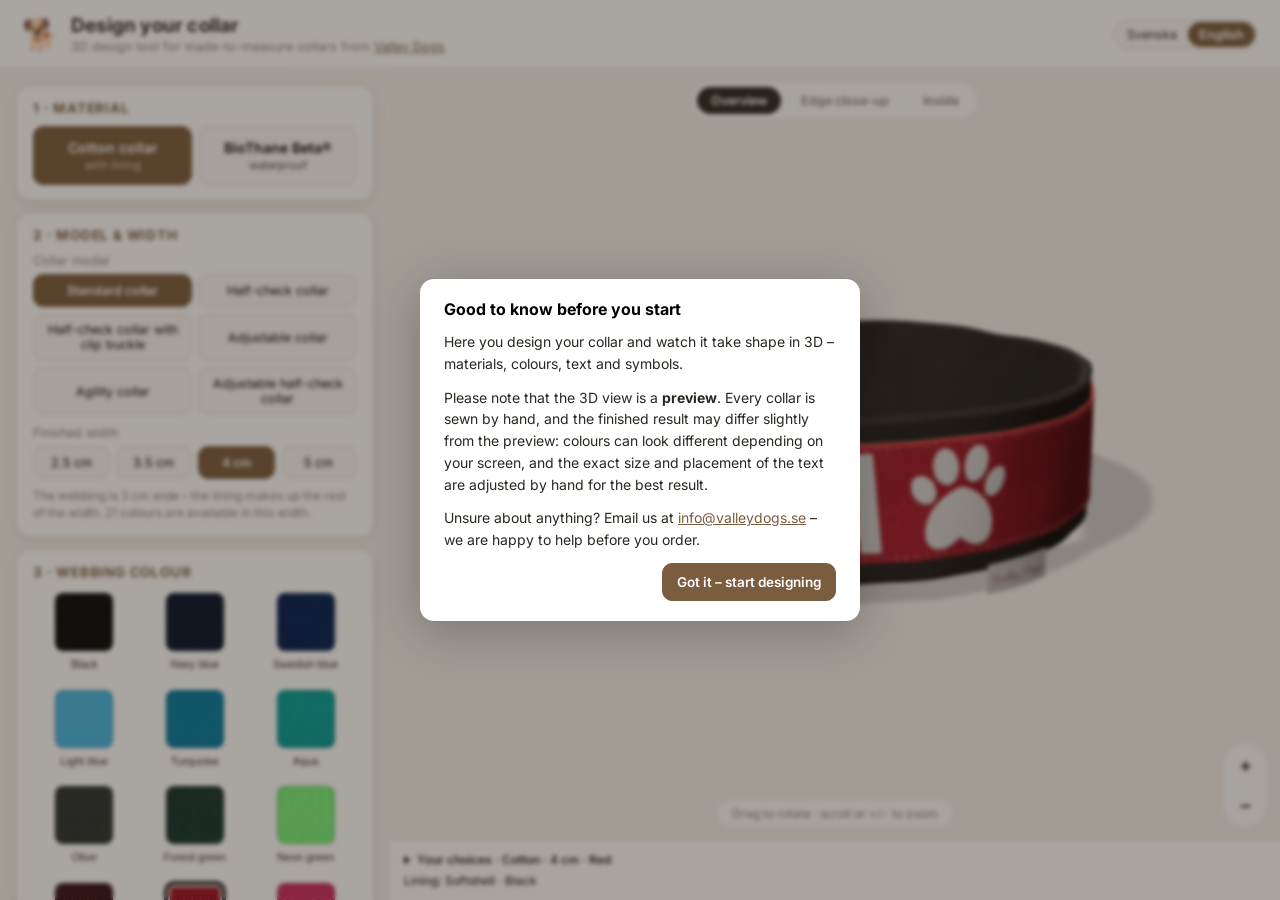
<file: index.html>
<!DOCTYPE html>
<html lang="sv">
<head>
<meta charset="utf-8">
<meta name="viewport" content="width=device-width, initial-scale=1">
<title>Designa ditt halsband – 3D-verktyg</title>
<link rel="preconnect" href="https://fonts.googleapis.com">
<link rel="preconnect" href="https://fonts.gstatic.com" crossorigin>
<link href="https://fonts.googleapis.com/css2?family=Abril+Fatface&family=Anton&family=Archivo+Black&family=Baloo+2:wght@800&family=Dancing+Script:wght@600&family=Great+Vibes&family=Josefin+Sans:wght@600&family=Libre+Baskerville&family=Mr+Dafoe&family=Nunito+Sans:wght@800&family=Oswald:wght@600&family=Pacifico&family=Permanent+Marker&family=Special+Elite&family=Titan+One&family=Inter:wght@400;500;600;700&display=swap" rel="stylesheet">
<link rel="stylesheet" href="css/style.css">
<script type="importmap">
{ "imports": { "three": "./vendor/three.module.js" } }
</script>
</head>
<body>

<header class="topbar">
  <div class="brand">
    <span class="logo">🐕</span>
    <div>
      <h1 data-i18n="top.h1">Designa ditt halsband</h1>
      <p data-i18n-html="top.sub">3D-designverktyg för måttbeställda halsband från <a href="https://www.valleydogs.se" target="_blank" rel="noopener">Valley Dogs</a></p>
    </div>
  </div>
  <div class="top-actions">
    <div class="lang-switch" role="group" aria-label="Språk" data-i18n-attr="aria-label:lang.aria">
      <button type="button" class="lang-btn" data-lang="sv" lang="sv">Svenska</button>
      <button type="button" class="lang-btn" data-lang="en" lang="en">English</button>
    </div>
    <button id="showOrderBtn" class="btn primary admin-only">Visa beställning</button>
  </div>
</header>

<main class="layout">

  <!-- Vänster: konfiguration -->
  <aside class="panel">

    <section class="card">
      <h2 data-i18n="s1.h">1 · Material</h2>
      <div class="seg-row">
        <button type="button" class="seg big" data-family="cotton" data-i18n-html="fam.cotton">Bomullshalsband<small>med foder</small></button>
        <button type="button" class="seg big" data-family="biothane" data-i18n-html="fam.bio">BioThane Beta®<small>vattentåligt</small></button>
      </div>
    </section>

    <!-- Bomull -->
    <div id="cottonOpts">
      <section class="card">
        <h2 data-i18n="s2.h">2 · Modell &amp; bredd</h2>
        <label data-i18n="lbl.model">Halsbandsmodell</label>
        <div class="seg-row wrap" id="modelSeg"></div>
        <label data-i18n="lbl.finishedWidth">Färdig bredd</label>
        <div class="seg-row" id="widthSeg"></div>
        <p class="note" id="bandWidthNote"></p>
      </section>

      <section class="card">
        <h2 data-i18n="s3.cotton">3 · Färg på bomullsband</h2>
        <div class="swatches" id="webbingSwatches"></div>
      </section>

      <section class="card">
        <h2 data-i18n="s4.h">4 · Foder</h2>
        <div class="seg-row wrap" id="liningGroupSeg"></div>
        <div class="swatches lining" id="liningSwatches"></div>
        <div class="row chip-row">
          <span class="chip" id="liningChip"></span>
          <span class="note" id="liningName"></span>
        </div>
        <p class="note ok" id="leatherNote" style="display:none" data-i18n="note.leather">Äkta läder: +120 kr</p>
        <p class="note" data-i18n="note.lining">Fodret syns som kanten över och under bomullsbandet samt på insidan.</p>
      </section>
    </div>

    <!-- BioThane -->
    <div id="bioOpts" style="display:none">
      <section class="card">
        <h2 data-i18n="s2.h">2 · Modell &amp; bredd</h2>
        <label data-i18n="lbl.model">Halsbandsmodell</label>
        <div class="seg-row wrap" id="bioModelSeg"></div>
        <label data-i18n="lbl.width">Bredd</label>
        <div class="seg-row" id="bioWidthSeg"></div>
      </section>

      <section class="card">
        <h2 data-i18n="s3.bio">3 · Färg på BioThane</h2>
        <div class="swatches" id="bioSwatches"></div>
        <p class="note" data-i18n="note.bioTemp">Neonorange och Mango är tillfälliga partier och finns endast i 25 mm.</p>
      </section>
    </div>

    <section class="card" id="glitterRow">
      <h2 data-i18n-html="glit.h">Helglittrigt <span class="tag">tillval</span></h2>
      <label class="switch-row">
        <input type="checkbox" id="glitterToggle">
        <span data-i18n="glit.toggle">Glitter över hela bandet</span>
      </label>
      <div id="glitterColorRow" style="display:none">
        <label data-i18n="lbl.glitterColor">Glitterfärg</label>
        <div class="swatches" id="glitterSwatches"></div>
      </div>
    </section>

    <section class="card">
      <h2 data-i18n="s5.h">5 · Storlek</h2>
      <div id="rangeSizeRow" hidden><label data-i18n="lbl.sizeRange">Storleksintervall</label><div id="rangeSizeSelect"></div></div>
      <p class="note" id="customSizeNote" hidden>Skriv önskat storleksintervall under Övrig info. Egen storlek kostar 30 kr extra.</p>
      <div id="exactSizeRow">
      <label><span data-i18n="size.circLabel">Halsmått i stängt läge:</span> <strong id="circVal">45 cm</strong></label>
      <input type="range" id="circ" min="25" max="70" step="1" value="45">
      </div>
      <p class="note" id="sizeTextNote" aria-live="polite"></p>
      <p class="note" data-i18n-html="note.measure">Mät en gång extra – halsbanden går inte att sy om! Se <a href="https://www.valleydogs.se/storleksguide" target="_blank" rel="noopener">storleksguiden</a>.</p>
    </section>

    <section class="card">
      <h2 data-i18n="s6.h">6 · Text &amp; symboler</h2>
      <p class="note" data-i18n="note.build">Bygg raden fritt: lägg till text och symboler i valfri ordning (t.ex. kvist – namn – kvist). Klicka på ett element för att ändra det.</p>
      <p class="note warn" id="designErrors" role="alert" hidden></p>

      <div id="rowList"></div>

      <div class="row" id="addBar" style="gap:6px; flex-wrap:wrap; margin-top:8px">
        <button type="button" class="btn ghost small" id="addTextBtn" data-i18n="btn.addText">+ Text</button>
        <button type="button" class="btn ghost small" id="addSymbolBtn" data-i18n="btn.addSymbol">+ Symbol</button>
        <button type="button" class="btn ghost small" id="addRowBtn" data-i18n="btn.addRow">+ Rad</button>
      </div>
      <p class="note" id="rowLimitNote"></p>

      <div id="elEditor" style="display:none">
        <div class="row" id="elBar" style="gap:6px; margin-top:6px">
          <button type="button" class="btn ghost small" id="elMoveLeft" title="Flytta åt vänster" data-i18n-attr="title:title.moveLeft;aria-label:title.moveLeft">◀</button>
          <button type="button" class="btn ghost small" id="elMoveRight" title="Flytta åt höger" data-i18n-attr="title:title.moveRight;aria-label:title.moveRight">▶</button>
          <button type="button" class="btn ghost small" id="elRemove" data-i18n="btn.remove">Ta bort</button>
        </div>

        <div id="elTextControls">
          <input type="text" id="elTextInput" autocorrect="off" autocapitalize="off" spellcheck="false" placeholder="T.ex. hundens namn" data-i18n-attr="placeholder:ph.text">
          <label data-i18n="lbl.font">Typsnitt</label>
          <div class="fontgrid" id="fontGridT"></div>
          <button type="button" class="btn ghost" id="fontLibraryBtn" data-i18n="btn.moreFonts">Fler typsnitt · Google Fonts</button>
          <p class="note" id="capsNoteT" style="display:none" data-i18n="note.caps">Detta typsnitt finns endast med versaler.</p>
          <p class="note" id="textLimitNote"></p>
          <label data-i18n="lbl.textColor">Textfärg</label>
          <p class="note" id="textColorNote"></p>
          <div class="swatches" id="colorSwT"></div>
        </div>

        <div id="elSymbolControls">
          <label data-i18n="lbl.symbol">Symbol</label>
          <div class="symgrid" id="symbolGrid"></div>
          <button type="button" class="btn ghost" id="symbolLibraryBtn" data-i18n="btn.moreSymbols">Sök fler symboler · Iconify</button>
          <div id="symbolColorBlock">
            <label data-i18n="lbl.symbolColor">Symbolfärg</label>
            <p class="note" id="symbolColorNote"></p>
            <div class="swatches" id="colorSwS"></div>
          </div>
          <p class="note" id="flagNote" style="display:none" data-i18n="note.flag">Flaggor sys alltid i sina riktiga färger.</p>
        </div>

        <p class="note" id="ruleChanges" role="status"></p>
      </div>

      <div id="layoutBlock" style="display:none">
        <label data-i18n="lbl.multiRows">Flera rader</label>
        <div class="seg-row" id="layoutSeg"></div>
        <div id="dubbelPosRow" style="display:none">
          <label data-i18n="lbl.frontPos">Position på främre raden</label>
          <div class="seg-row" id="dubbelPosSeg"></div>
        </div>
      </div>

      <p class="note" data-i18n="note.special">Specialfärger kan inte användas som skugga eller vid dubbeltext. På BioThane kan Dimmig användas ensam; övriga specialfärger är inte tillgängliga.</p>
      <div id="shadowRow">
        <label class="switch-row">
          <input type="checkbox" id="shadowToggle">
          <span data-i18n="lbl.shadow">Skugga</span>
        </label>
        <div id="shadowColorRow" style="display:none">
          <label data-i18n="lbl.shadowOn">Skugga på</label>
          <div class="seg-row" id="shadowScope"></div>
          <label data-i18n="lbl.shadowColor">Skuggfärg</label>
          <div class="swatches" id="shadowSwatches"></div>
        </div>
      </div>
      <p class="note" id="noShadowNote" style="display:none">Skugga går inte att kombinera med dubbeltext.</p>
      <p class="note" data-i18n-html="note.customSymbol">Egen symbol? Mejla den till <a href="mailto:info@valleydogs.se">info@valleydogs.se</a> och skriv det i övrig info.</p>
    </section>

    <section class="card">
      <h2 data-i18n="s7.h">7 · Beslag</h2>
      <div class="swatches metal" id="hwSwatches"></div>
      <p class="note" id="buckleNote"></p>
      <p class="note" data-i18n="note.preview3d">Alla modeller visas som ett helt halsband utan beslag i 3D. Förhandsvisningen visar material, färger, text och symboler. Vald modell och beslag gäller för beställningen.</p>
    </section>

    <section class="card">
      <h2 data-i18n="s8.h">8 · Övrig info</h2>
      <textarea id="extraInfo" rows="3" data-i18n-attr="placeholder:ph.extra" placeholder="T.ex. dubbeltext: bakre texten i typsnitt … färg …, främre texten i typsnitt … färg …"></textarea>
    </section>

    <!-- Sammanfattning -->
    <div class="summary card">
      <h2 data-i18n="sum.h">Ditt halsband</h2>
      <table class="pricetable">
        <tbody id="priceRows"></tbody>
        <tfoot>
          <tr><td data-i18n="sum.total">Totalt</td><td class="pr" id="priceTotal">–</td></tr>
        </tfoot>
      </table>
      <button class="btn cart" id="cartBtn" data-i18n="btn.cart">🛒 Lägg i varukorgen</button>
      <button class="btn" id="shareBtn" data-i18n="btn.share">💾 Spara designen</button>
      <a class="btn ghost" id="productLink" href="#" target="_blank" rel="noopener" data-i18n="btn.product">Öppna produktsidan hos Valley Dogs ↗</a>
      <p class="note" data-i18n="note.cart">Lägg halsbandet i varukorgen och slutför köpet hos Valley Dogs.
        "Spara designen" kopierar en länk till just den här designen – spara den om du vill
        fortsätta senare eller dela den.</p>
      <button class="btn primary admin-only" id="copyBtn">Kopiera beställningstext</button>
      <button class="btn admin-only" id="mailBtn">Mejla beställningen</button>
      <button class="btn" id="snapshotBtn" data-i18n="btn.snapshot">Ladda ner bild (PNG)</button>
      <button class="btn admin-only" id="svgBtn">Exportera SVG för skärning</button>
      <button class="btn admin-only" id="dxfBtn">Exportera DXF (Silhouette gratis)</button>
      <p class="note admin-only">Leverantörsvy: klistra in beställningstexten, mejla den, eller
        ladda ner skärfiler (SVG/DXF, verklig storlek för Cricut/Silhouette). Mejlknappen packar
        bild + skärfiler + text i en zip.</p>
    </div>
  </aside>

  <!-- Mitten: 3D -->
  <section class="stage" aria-label="Förhandsvisning av halsbandet" data-i18n-attr="aria-label:aria.stage">
    <div class="preview-scene">
    <canvas id="c3d"></canvas>
    <div class="view-btns" id="viewBtns">
      <button type="button" class="view-btn sel" aria-pressed="true" data-view="oversikt" data-i18n="view.overview">Översikt</button>
      <button type="button" class="view-btn" aria-pressed="false" data-view="kant" data-i18n="view.edge">Närbild kant</button>
      <button type="button" class="view-btn" aria-pressed="false" data-view="insida" data-i18n="view.inside">Insida</button>
    </div>
    <div class="zoom-btns" id="zoomBtns">
      <button type="button" class="zoom-btn" id="zoomIn" title="Zooma in" aria-label="Zooma in" data-i18n-attr="title:zoom.in;aria-label:zoom.in">+</button>
      <button type="button" class="zoom-btn" id="zoomOut" title="Zooma ut" aria-label="Zooma ut" data-i18n-attr="title:zoom.out;aria-label:zoom.out">−</button>
    </div>
    <div class="stage-hint" data-i18n="hint.stage">Dra för att rotera · scrolla eller +/− för att zooma</div>

    </div>
    <details class="selection-legend" id="selectionLegend">
      <summary id="selectionLegendTitle">Dina val</summary>
      <dl id="selectionLegendItems"></dl>
    </details>
  </section>

</main>

<dialog id="infoDialog">
  <h2 data-i18n="info.h">Bra att veta innan du börjar</h2>
  <p class="info-text" data-i18n-html="info.p1">
    Här designar du ditt halsband och ser det ta form i 3D – material, färger,
    texter och symboler.
  </p>
  <p class="info-text" data-i18n-html="info.p2">
    Tänk på att 3D-visningen är en <strong>förhandsbild</strong>. Varje halsband
    sys för hand, och det färdiga resultatet kan skilja sig något från visningen:
    färger kan upplevas olika beroende på skärm, och textens exakta storlek och
    placering anpassas i hantverket för bästa resultat.
  </p>
  <p class="info-text" data-i18n-html="info.p3">
    Är du osäker på något? Mejla oss på
    <a href="mailto:info@valleydogs.se">info@valleydogs.se</a> – vi hjälper
    gärna till innan du beställer.
  </p>
  <div class="row end">
    <button class="btn primary" id="infoDialogOk" data-i18n="info.ok">Jag förstår – börja designa</button>
  </div>
</dialog>

<dialog id="orderDialog">
  <h2>Beställningsunderlag</h2>
  <pre id="orderPreview"></pre>
  <div class="row end">
    <button class="btn" id="closeDialog">Stäng</button>
  </div>
</dialog>

<script type="module" src="js/app.js"></script>
</body>
</html>
</file>
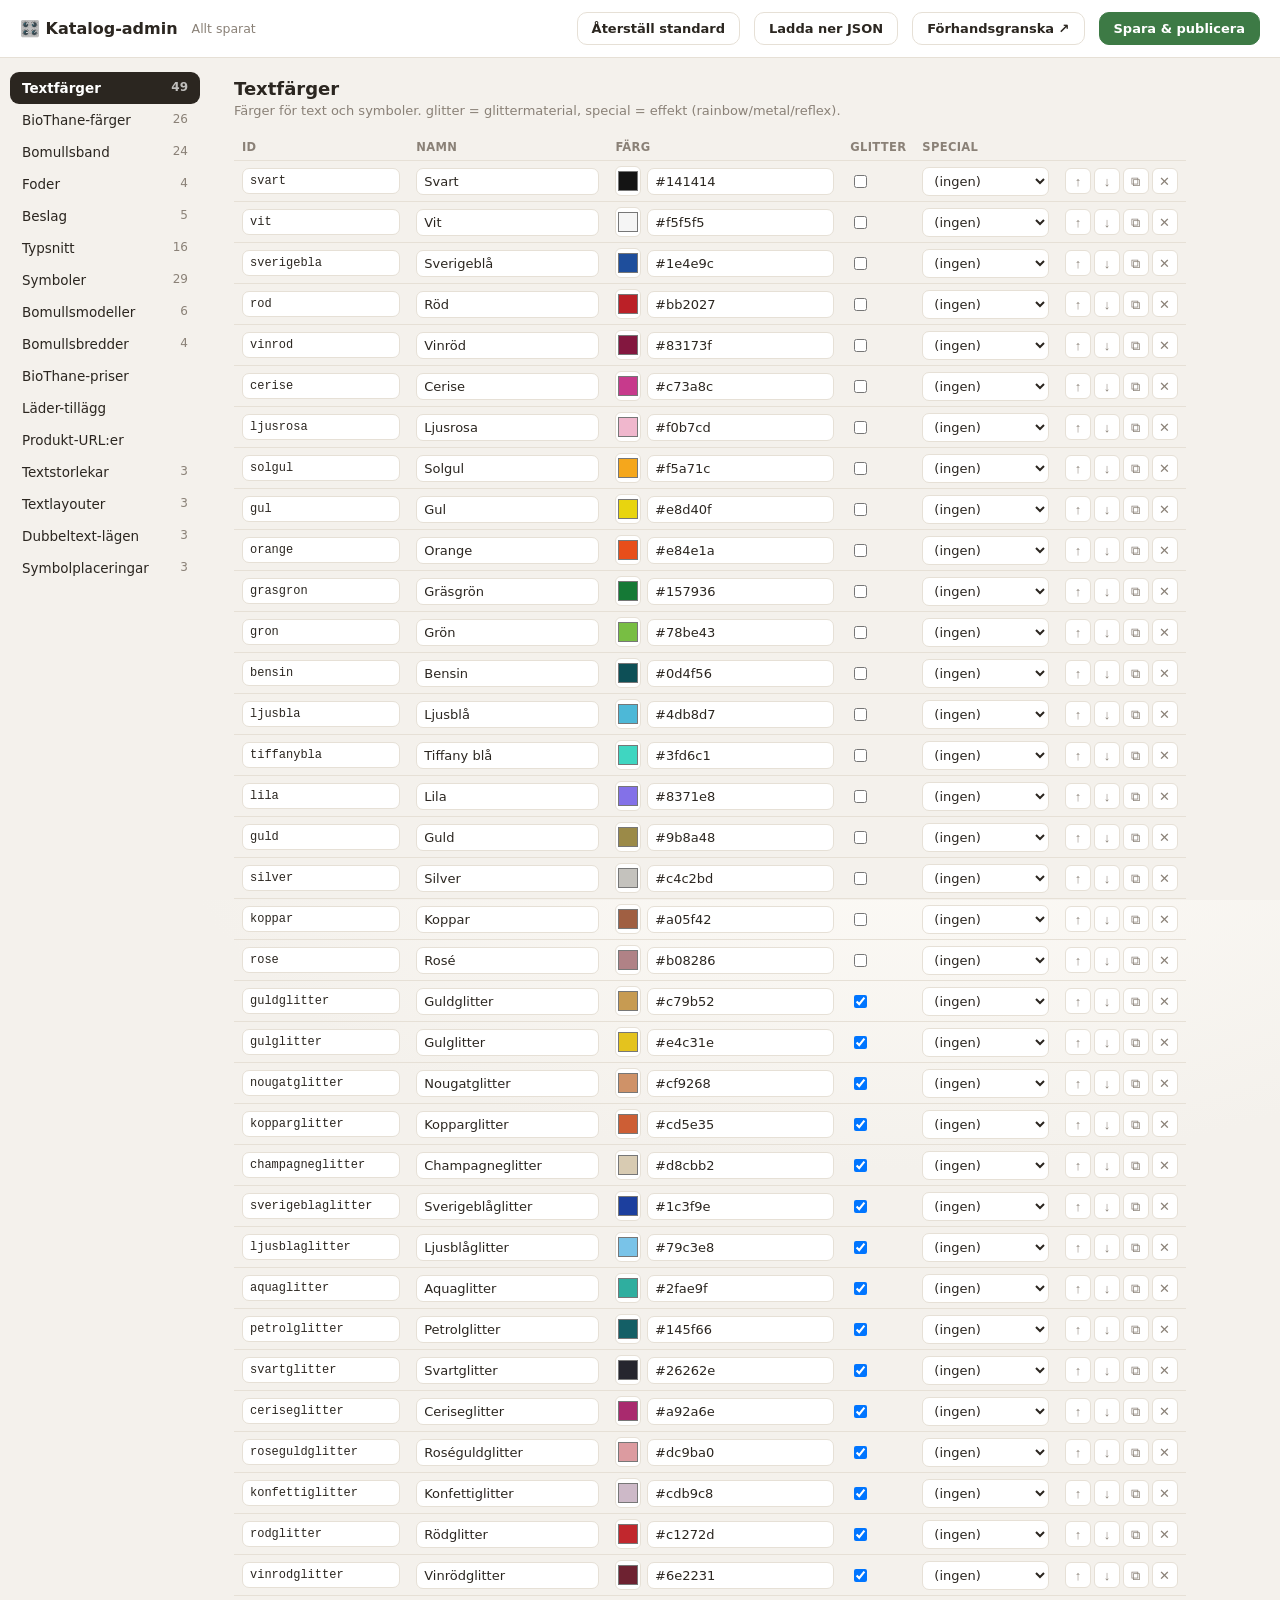
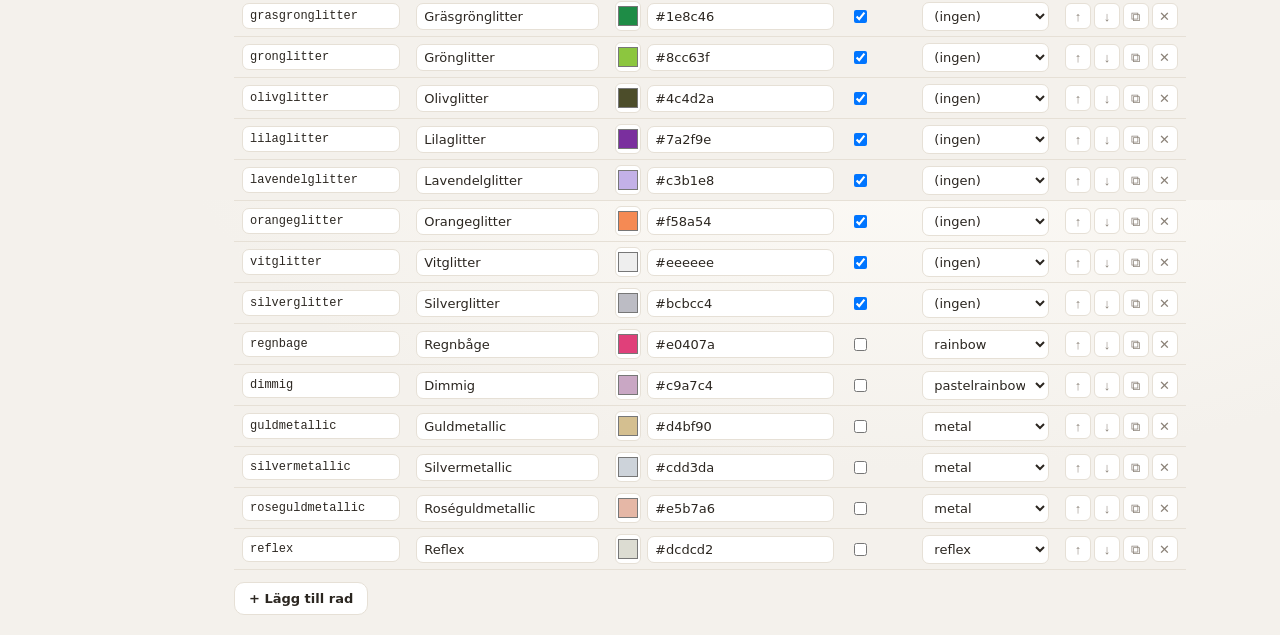
<file: admin.html>
<!DOCTYPE html>
<html lang="sv">
<head>
  <meta charset="UTF-8">
  <meta name="viewport" content="width=device-width, initial-scale=1.0">
  <meta name="robots" content="noindex, nofollow">
  <title>Katalog-admin · Valley Dogs</title>
  <link rel="stylesheet" href="css/style.css">
  <link rel="preconnect" href="https://fonts.googleapis.com">
  <link rel="preconnect" href="https://fonts.gstatic.com" crossorigin>
  <link href="https://fonts.googleapis.com/css2?family=Abril+Fatface&family=Anton&family=Archivo+Black&family=Baloo+2:wght@800&family=Dancing+Script:wght@600&family=Great+Vibes&family=Josefin+Sans:wght@600&family=Libre+Baskerville&family=Mr+Dafoe&family=Nunito+Sans:wght@800&family=Oswald:wght@600&family=Pacifico&family=Permanent+Marker&family=Special+Elite&family=Titan+One&display=swap" rel="stylesheet">
  <style>
    body { display: block; background: var(--bg); }
    .adm-top {
      position: sticky; top: 0; z-index: 10;
      display: flex; align-items: center; gap: 14px; flex-wrap: wrap;
      padding: 12px 20px; background: var(--panel); border-bottom: 1px solid var(--line);
    }
    .adm-top h1 { font-size: 16px; margin: 0; }
    .adm-top .spacer { flex: 1; }
    .adm-dirty { font-size: 12.5px; color: var(--muted); }
    .adm-dirty.on { color: var(--accent); font-weight: 700; }
    .adm-btn {
      border: 1px solid var(--line); background: var(--panel); color: var(--ink);
      font: inherit; font-size: 13px; font-weight: 600; padding: 8px 14px;
      border-radius: 10px; cursor: pointer;
    }
    .adm-btn:hover { border-color: var(--accent); }
    .adm-btn.primary { background: var(--ok); color: #fff; border-color: var(--ok); }
    .adm-btn.primary:disabled { opacity: 0.45; cursor: not-allowed; }
    .adm-btn.ghost { background: transparent; }
    .adm-wrap { display: flex; align-items: flex-start; gap: 0; }
    .adm-nav {
      position: sticky; top: 57px; align-self: flex-start;
      width: 210px; min-width: 210px; padding: 14px 10px;
      max-height: calc(100vh - 57px); overflow-y: auto;
    }
    .adm-nav button {
      display: block; width: 100%; text-align: left;
      border: none; background: transparent; font: inherit; font-size: 13.5px;
      color: var(--ink); padding: 8px 12px; border-radius: 9px; cursor: pointer;
    }
    .adm-nav button:hover { background: rgba(122,92,62,0.08); }
    .adm-nav button.sel { background: var(--ink); color: #fff; font-weight: 600; }
    .adm-nav .cnt { float: right; color: var(--muted); font-size: 12px; }
    .adm-nav button.sel .cnt { color: rgba(255,255,255,0.7); }
    .adm-main { flex: 1; padding: 20px 24px; max-width: 1000px; }
    .adm-main h2 { font-size: 18px; margin: 0 0 4px; }
    .adm-main .hint { color: var(--muted); font-size: 13px; margin: 0 0 16px; }
    .adm-errors {
      background: #fdecec; border: 1px solid #f0b8b8; color: #8a1f1f;
      border-radius: 10px; padding: 10px 14px; margin-bottom: 16px; font-size: 13px;
    }
    .adm-errors ul { margin: 6px 0 0; padding-left: 18px; }
    .tbl-scroll { overflow-x: auto; }
    table.adm { border-collapse: collapse; width: 100%; font-size: 13px; }
    table.adm th {
      text-align: left; font-size: 11.5px; text-transform: uppercase; letter-spacing: 0.03em;
      color: var(--muted); font-weight: 700; padding: 6px 8px; border-bottom: 1px solid var(--line);
    }
    table.adm td { padding: 5px 8px; border-bottom: 1px solid var(--line); vertical-align: middle; }
    table.adm input[type=text], table.adm input[type=number], table.adm select {
      font: inherit; font-size: 13px; padding: 5px 7px; border: 1px solid var(--line);
      border-radius: 7px; background: #fff; width: 100%; box-sizing: border-box;
    }
    table.adm input[type=text].id { font-family: ui-monospace, monospace; font-size: 12px; }
    table.adm input:focus, table.adm select:focus { outline: 2px solid var(--accent); border-color: var(--accent); }
    .cell-img { display: flex; align-items: center; gap: 6px; }
    .cell-img .thumb { width: 38px; height: 38px; object-fit: cover; border-radius: 7px; border: 1px solid var(--line); background: #faf8f4; flex: none; }
    .cell-img .adm-btn { padding: 5px 9px; font-size: 12px; }
    .cell-img canvas.thumb { background: #faf8f4; }
    .font-prev { display: inline-flex; align-items: center; justify-content: center; width: 44px; height: 38px; border: 1px solid var(--line); border-radius: 7px; background: #faf8f4; font-size: 19px; line-height: 1; flex: none; }
    .cell-color { display: flex; align-items: center; gap: 6px; }
    .cell-color input[type=color] { width: 30px; height: 30px; padding: 0; border: 1px solid var(--line); border-radius: 6px; background: #fff; cursor: pointer; }
    .cell-color input[type=text] { width: 90px; font-family: ui-monospace, monospace; font-size: 12px; }
    .rowbtns { display: flex; gap: 3px; white-space: nowrap; }
    .rowbtns button {
      border: 1px solid var(--line); background: #fff; border-radius: 6px;
      width: 26px; height: 26px; cursor: pointer; font-size: 13px; line-height: 1; color: var(--muted);
    }
    .rowbtns button:hover { border-color: var(--accent); color: var(--ink); }
    .rowbtns button.del:hover { border-color: #c0392b; color: #c0392b; }
    .adm-add { margin-top: 12px; }
    .subcard { border: 1px solid var(--line); border-radius: 12px; padding: 14px; margin: 12px 0; background: var(--panel); }
    .subcard h3 { margin: 0 0 10px; font-size: 14px; }
    .kv { display: grid; grid-template-columns: 180px 1fr; gap: 8px 14px; align-items: center; max-width: 520px; }
    .kv label { font-size: 13px; color: var(--ink); }
    .kv input { font: inherit; font-size: 13px; padding: 6px 8px; border: 1px solid var(--line); border-radius: 7px; }
    .cb { display: inline-flex; align-items: center; gap: 5px; }
    .toast {
      position: fixed; bottom: 20px; left: 50%; transform: translateX(-50%);
      background: var(--ink); color: #fff; padding: 10px 18px; border-radius: 22px;
      font-size: 13px; z-index: 50; opacity: 0; transition: opacity 0.2s; pointer-events: none;
    }
    .toast.show { opacity: 1; }
    .toast.err { background: #b0342a; }
    @media (max-width: 720px) {
      .adm-wrap { flex-direction: column; }
      .adm-nav { position: static; width: auto; max-height: none; display: flex; flex-wrap: wrap; gap: 4px; }
      .adm-nav button { width: auto; }
    }
  </style>
</head>
<body>
  <div class="adm-top">
    <h1>🎛️ Katalog-admin</h1>
    <span id="dirty" class="adm-dirty">Laddar…</span>
    <span class="spacer"></span>
    <button class="adm-btn ghost" id="btnReset">Återställ standard</button>
    <button class="adm-btn" id="btnDownload">Ladda ner JSON</button>
    <button class="adm-btn" id="btnPreview">Förhandsgranska ↗</button>
    <button class="adm-btn primary" id="btnSave">Spara &amp; publicera</button>
  </div>
  <div class="adm-wrap">
    <nav class="adm-nav" id="nav"></nav>
    <main class="adm-main" id="main"></main>
  </div>
  <div class="toast" id="toast"></div>
  <script type="module" src="js/admin.js"></script>
</body>
</html>
</file>
<file: css/style.css>
:root {
  --bg: #f4f1ec;
  --panel: #ffffff;
  --ink: #2b2620;
  --muted: #8a8177;
  --line: #e6e0d6;
  --accent: #7a5c3e;
  --accent-ink: #ffffff;
  --ok: #3d7a45;
  --radius: 14px;
  --shadow: 0 2px 14px rgba(60, 45, 25, 0.08);
}

* { box-sizing: border-box; }

html, body {
  margin: 0;
  height: 100%;
  font-family: 'Inter', system-ui, sans-serif;
  color: var(--ink);
  background:
    radial-gradient(1200px 600px at 70% -10%, #fdfbf7 0%, var(--bg) 60%);
}

a { color: var(--accent); }

/* ---------- topbar ---------- */
.topbar {
  display: flex;
  align-items: center;
  justify-content: space-between;
  padding: 14px 22px;
  background: var(--panel);
  border-bottom: 1px solid var(--line);
  position: sticky;
  top: 0;
  z-index: 20;
}
.brand { display: flex; gap: 12px; align-items: center; }
.logo { font-size: 30px; }
.topbar h1 { margin: 0; font-size: 19px; letter-spacing: 0.2px; }
.topbar p { margin: 2px 0 0; font-size: 12.5px; color: var(--muted); }

/* ---------- layout ---------- */
.layout {
  display: grid;
  grid-template-columns: 390px 1fr;
  height: calc(100dvh - var(--header-height, 65px));
  min-height: 0;
}

.panel {
  overflow-y: auto;
  padding: 16px;
  display: flex;
  flex-direction: column;
  gap: 12px;
  scrollbar-width: thin;
}
.panel > div { display: flex; flex-direction: column; gap: 12px; }

.card {
  background: var(--panel);
  border: 1px solid var(--line);
  border-radius: var(--radius);
  box-shadow: var(--shadow);
  padding: 14px 16px;
}
.card h2 {
  margin: 0 0 10px;
  font-size: 13.5px;
  text-transform: uppercase;
  letter-spacing: 0.8px;
  color: var(--accent);
  display: flex;
  align-items: center;
  gap: 8px;
}
.tag {
  font-size: 10px;
  background: #f0e9df;
  border-radius: 20px;
  padding: 2px 8px;
  color: var(--muted);
  letter-spacing: 0.5px;
}

label { display: block; font-size: 12.5px; color: var(--muted); margin: 10px 0 6px; }
.note { font-size: 12px; color: var(--muted); margin: 8px 0 0; line-height: 1.45; }
#sizeTextNote, #textLimitNote, #textColorNote, #customSizeNote { font-weight: 700; }
.note.ok { color: var(--ok); font-weight: 600; }
.note.warn { color: #b03a2e; font-weight: 600; }

/* ---------- controls ---------- */
.seg-row { display: flex; gap: 6px; }
.seg-row.wrap { flex-wrap: wrap; }
.seg {
  flex: 1;
  min-width: 0;
  border: 1.5px solid var(--line);
  background: #faf8f4;
  border-radius: 10px;
  padding: 8px 10px;
  font: inherit;
  font-size: 12.5px;
  cursor: pointer;
  transition: all 0.15s;
}
.seg-row.wrap .seg { flex: 1 1 45%; }
.seg:hover { border-color: var(--accent); }
.seg.sel {
  background: var(--accent);
  color: var(--accent-ink);
  border-color: var(--accent);
  font-weight: 600;
}
.seg.big { padding: 12px; font-size: 14px; font-weight: 600; }
.seg.big small { display: block; font-weight: 400; font-size: 11px; opacity: 0.75; margin-top: 2px; }

input[type="text"], textarea, select {
  width: 100%;
  font: inherit;
  padding: 9px 11px;
  border: 1.5px solid var(--line);
  border-radius: 10px;
  background: #faf8f4;
  color: var(--ink);
}
input[type="text"]:focus, textarea:focus, select:focus {
  outline: none;
  border-color: var(--accent);
}
input[type="range"] { width: 100%; accent-color: var(--accent); }

.switch-row {
  display: flex; align-items: center; gap: 9px;
  font-size: 13.5px; color: var(--ink);
  margin: 8px 0 0; cursor: pointer;
}
.switch-row input { width: 18px; height: 18px; accent-color: var(--accent); }

.row { display: flex; gap: 10px; align-items: center; }
.row.end { justify-content: flex-end; }
.grow { flex: 1; }
.chip {
  width: 34px; height: 34px; border-radius: 9px;
  border: 1px solid rgba(0,0,0,0.15);
  flex-shrink: 0;
}

/* ---------- namngivna material- och symbolval ---------- */
.swatches, .swatches.metal, .swatches.lining, .symgrid {
  display: grid;
  grid-template-columns: repeat(auto-fill, minmax(76px, 1fr));
  gap: 12px 8px;
  align-items: start;
}
.swatch {
  display: flex; flex-direction: column; align-items: center; gap: 6px;
  min-width: 0; width: 100%; padding: 3px;
  border: 0; border-radius: 8px; background: transparent;
  color: var(--ink); font: inherit; cursor: pointer;
}
.sw-preview {
  display: block; position: relative;
  width: 100%; max-width: 58px; aspect-ratio: 1;
  border-radius: 8px; border: 2px solid rgba(0,0,0,0.12);
  transition: border-color 0.1s;
}
.swatch:hover .sw-preview { border-color: var(--ink); }
.swatch.sel .sw-preview {
  border-color: var(--ink);
  box-shadow: 0 0 0 2px #fff inset, 0 0 0 2px var(--ink);
}
.swatch.sel .sw-name { font-weight: 700; }
.swatch.dis { opacity: 0.5; cursor: not-allowed; }
.sw-preview.spec::after {
  content: '◆'; position: absolute; inset: 0;
  display: grid; place-items: center;
  color: rgba(255,255,255,0.8); font-size: 9px;
  text-shadow: 0 0 3px rgba(0,0,0,0.6);
}
.sw-name, .option-name {
  display: block; width: 100%; min-width: 0;
  font-family: var(--font, sans-serif); font-size: 11px; font-weight: 500;
  font-style: normal; line-height: 1.35; text-align: center;
  overflow-wrap: anywhere; color: var(--ink);
}
.swatches.metal .sw-preview { border-radius: 50%; }
.swatches.lining { margin: 10px 0; }
.chip-row { display: flex; align-items: center; gap: 8px; margin-bottom: 6px; }
.chip-row .note { margin: 0; }
#textTabs { margin-bottom: 12px; }
.symopt {
  min-width: 0; width: 100%;
  border: 1.5px solid var(--line); border-radius: 10px;
  background: #faf8f4; cursor: pointer;
  display: flex; flex-direction: column; align-items: center; gap: 4px;
  padding: 5px; font: inherit;
}
.symopt:hover { border-color: var(--accent); }
.symopt.sel { border-color: var(--accent); background: #f3ead9; }
.symopt canvas { width: 48px; height: 48px; max-width: 100%; display: block; }
.swatch:focus-visible, .symopt:focus-visible { outline: 2px solid var(--accent); outline-offset: 3px; }

/* ---------- innehållseditor (chip-remsa) ---------- */
.chip-strip {
  display: flex; flex-wrap: wrap; align-items: center; gap: 6px;
  padding: 8px; margin-bottom: 6px;
  background: #faf8f4; border: 1.5px solid var(--line); border-radius: 12px;
}
.el-chip {
  display: inline-flex; align-items: center; justify-content: center;
  min-height: 40px; padding: 4px 12px;
  border: 1.5px solid var(--line); border-radius: 10px;
  background: #fff; cursor: pointer; font: inherit; font-weight: 600;
  color: var(--ink); transition: all 0.12s;
}
.el-chip.sym { padding: 2px; }
.el-chip.sym canvas { width: 34px; height: 34px; display: block; }
.el-chip:hover { border-color: var(--accent); }
.el-chip.sel { border-color: var(--accent); box-shadow: 0 0 0 2px #fff inset, 0 0 0 2px var(--accent); }
.chip-count { margin-left: auto; font-size: 12px; color: var(--muted); align-self: center; }
.chip-count.over { color: #c0392b; font-weight: 700; }
#elEditor { margin-top: 4px; }

/* ---------- fonts ---------- */
.fontgrid {
  display: grid;
  grid-template-columns: 1fr 1fr;
  gap: 6px;
}
.fontopt {
  border: 1.5px solid var(--line);
  border-radius: 10px;
  background: #faf8f4;
  padding: 7px 10px;
  cursor: pointer;
  text-align: left;
  overflow: hidden;
}
.fontopt:hover { border-color: var(--accent); }
.fontopt.sel { border-color: var(--accent); background: #f3ead9; }
.font-preview { font-size: 17px; white-space: nowrap; }

/* ---------- stage ---------- */
.stage {
  min-width: 0; min-height: 0;
  display: flex; flex-direction: column;
  background: var(--bg);
}
.preview-scene { position: relative; flex: 1; min-height: 0; overflow: hidden; }
#c3d { width: 100%; height: 100%; display: block; touch-action: none; }
.view-btns {
  position: absolute;
  top: 14px; left: 50%;
  transform: translateX(-50%);
  display: flex; gap: 6px;
  width: max-content; max-width: calc(100% - 24px);
  flex-wrap: wrap; justify-content: center;
  background: rgba(255,255,255,0.75);
  backdrop-filter: blur(4px);
  padding: 4px; border-radius: 22px;
  z-index: 3;
}
.view-btn {
  border: none; background: transparent;
  font: inherit; font-size: 12.5px; font-weight: 600;
  color: var(--muted);
  padding: 6px 14px; border-radius: 18px; cursor: pointer;
  transition: all 0.15s;
}
.view-btn:hover { color: var(--ink); }
.view-btn.sel { background: var(--ink); color: #fff; }
.zoom-btns {
  position: absolute;
  bottom: 14px; right: 14px;
  display: flex; flex-direction: column; gap: 6px;
  background: rgba(255,255,255,0.75);
  backdrop-filter: blur(4px);
  padding: 4px; border-radius: 22px;
  z-index: 3;
}
.zoom-btn {
  border: none; background: transparent;
  font: inherit; font-size: 20px; font-weight: 600; line-height: 1;
  color: var(--ink);
  width: 34px; height: 34px; border-radius: 50%;
  cursor: pointer; display: flex; align-items: center; justify-content: center;
  transition: background 0.15s;
}
.zoom-btn:hover { background: rgba(0,0,0,0.08); }
.zoom-btn:active { background: rgba(0,0,0,0.16); }
.stage-hint {
  position: absolute;
  bottom: 14px; left: 50%;
  transform: translateX(-50%);
  font-size: 12px;
  color: var(--muted);
  background: rgba(255,255,255,0.75);
  backdrop-filter: blur(4px);
  padding: 5px 14px;
  border-radius: 20px;
  pointer-events: none;
}

/* ---------- summary ---------- */
.summary {
  position: static;
  flex-shrink: 0;
  width: 100%;
  display: flex;
  flex-direction: column;
  gap: 8px;
}
.pricetable { width: 100%; border-collapse: collapse; font-size: 12.5px; }
.pricetable td { padding: 3.5px 0; color: var(--muted); }
.pricetable td.pr { text-align: right; white-space: nowrap; color: var(--ink); }
.pricetable tfoot td {
  border-top: 1.5px solid var(--line);
  padding-top: 8px;
  font-weight: 700;
  font-size: 15px;
  color: var(--ink);
}

.btn {
  display: block;
  width: 100%;
  text-align: center;
  font: inherit;
  font-size: 13.5px;
  font-weight: 600;
  padding: 10px 14px;
  border-radius: 10px;
  border: 1.5px solid var(--line);
  background: #faf8f4;
  color: var(--ink);
  cursor: pointer;
  text-decoration: none;
  transition: all 0.15s;
}
.btn:hover { border-color: var(--accent); }
.btn.primary {
  background: var(--accent);
  border-color: var(--accent);
  color: var(--accent-ink);
}
.btn.primary:hover { filter: brightness(1.1); }
.btn.cart { background: #2e7d32; border-color: #2e7d32; color: #fff; font-size: 15px; }
.btn.cart:hover { filter: brightness(1.08); }
.btn.ghost { background: transparent; }
.btn.small { padding: 6px 10px; font-size: 12px; width: auto; margin-top: 10px; }
/* Leverantörs-/adminvyn: dolda som standard, visas bara med ?supplier=1 */
.admin-only { display: none; }
body.supplier .admin-only { display: block; }
body.supplier .top-actions .admin-only { display: inline-block; }
.seg.add { flex: 0 0 auto; font-weight: 700; }
.top-actions .btn { width: auto; }
.top-actions { display: flex; align-items: center; gap: 10px; flex-wrap: wrap; justify-content: flex-end; }
/* språkväljare: svenska / engelska */
.lang-switch { display: inline-flex; border: 1.5px solid var(--line); border-radius: 999px; padding: 2px; background: #faf8f4; }
.lang-btn { border: 0; background: transparent; font: inherit; font-size: 12.5px; padding: 5px 11px; border-radius: 999px; cursor: pointer; color: var(--ink); }
.lang-btn:hover { color: var(--accent); }
.lang-btn.sel { background: var(--accent); color: var(--accent-ink); font-weight: 600; }

/* ---------- dialog ---------- */
dialog {
  border: none;
  border-radius: var(--radius);
  box-shadow: 0 10px 50px rgba(0,0,0,0.25);
  padding: 20px 24px;
  max-width: 520px;
  width: 92vw;
}
dialog::backdrop { background: rgba(40,30,20,0.4); backdrop-filter: blur(2px); }
dialog h2 { margin: 0 0 12px; font-size: 16px; }
.info-text { font-size: 14px; line-height: 1.55; color: var(--ink); margin: 0 0 12px; }
#infoDialog { max-width: 440px; }
#infoDialog .btn { width: auto; }
dialog pre {
  background: #f7f4ee;
  border: 1px solid var(--line);
  border-radius: 10px;
  padding: 14px;
  font-size: 12.5px;
  white-space: pre-wrap;
  max-height: 55vh;
  overflow: auto;
}

/* Live legend stays beside the preview; expand for the full design. */
.selection-legend {
  flex: 0 0 auto;
  background: rgba(255,255,255,0.96); border-top: 1px solid var(--line);
  padding: 10px 14px; font-size: 12px;
}
.stage:has(.selection-legend[open]) .preview-scene { min-height: 180px; }
.selection-legend summary { cursor: pointer; font-weight: 600; line-height: 1.5; }
.selection-legend dl { display: grid; grid-template-columns: max-content 1fr; gap: 5px 12px; margin: 10px 0 2px; }
.legend-lining { display: block; margin-top: 3px; font-weight: 500; overflow-wrap: anywhere; }
.selection-legend dt { color: var(--muted); }
.selection-legend dd { margin: 0; overflow-wrap: anywhere; }

/* ---------- responsivt ---------- */
@media (max-width: 900px) {
  html { scroll-padding-top: calc(clamp(210px, 38svh, 330px) + 12px); }
  .topbar { position: relative; }
  .layout { display: flex; flex-direction: column; height: auto; }
  .stage {
    order: -1; position: sticky; top: 0; z-index: 10;
    height: clamp(210px, 38svh, 330px); flex-shrink: 0;
    box-shadow: 0 4px 12px rgba(60,45,25,0.12);
  }
  .panel { height: auto; overflow: visible; }
  .view-btns { top: 6px; }
  .view-btn { padding: 5px 10px; font-size: 11px; }
  .stage-hint { display: none; }
  .zoom-btns { bottom: 6px; right: 6px; flex-direction: row; }
  .selection-legend { padding: 6px 12px; }
  .stage:has(.selection-legend[open]) { height: auto; }
  .stage:has(.selection-legend[open]) .preview-scene {
    flex: none; height: clamp(150px, 28svh, 240px); min-height: 0;
  }
}
@media (max-width: 900px) and (max-height: 500px) {
  html { scroll-padding-top: 160px; }
  .stage { height: 150px; }
  .stage:has(.selection-legend[open]) .preview-scene { height: 100px; }
  .view-btns { left: 8px; transform: none; }
}

/* Searchable external libraries: same dialog on desktop and mobile. */
.library-dialog { width: min(760px, calc(100vw - 24px)); max-height: 85dvh; overflow: auto; padding: 18px; }
.library-dialog h2 { font-size: 18px; margin: 0 0 10px; }
.library-dialog form { display: flex; gap: 8px; margin-top: 14px; }
.library-dialog form input { flex: 1; min-width: 0; }
.library-dialog form .btn { width: auto; }
.library-results { display: grid; grid-template-columns: repeat(auto-fill,minmax(125px,1fr)); gap: 10px; margin: 14px 0; }
.library-card { border: 1px solid var(--line); border-radius: 10px; padding: 10px; min-width: 0; overflow-wrap: anywhere; }
.library-card strong { font-size: 12px; }
.library-card .btn { font-size: 12px; padding: 6px; margin-top: 5px; }
.library-font-sample { font-size: 24px; padding: 12px 0; overflow-wrap: anywhere; }
.library-dialog > a { display: block; font-size: 12px; margin-top: 12px; }
#fontLibraryBtn, #symbolLibraryBtn { margin-top: 12px; }
.library-dialog [hidden] { display: none !important; }
</file>
